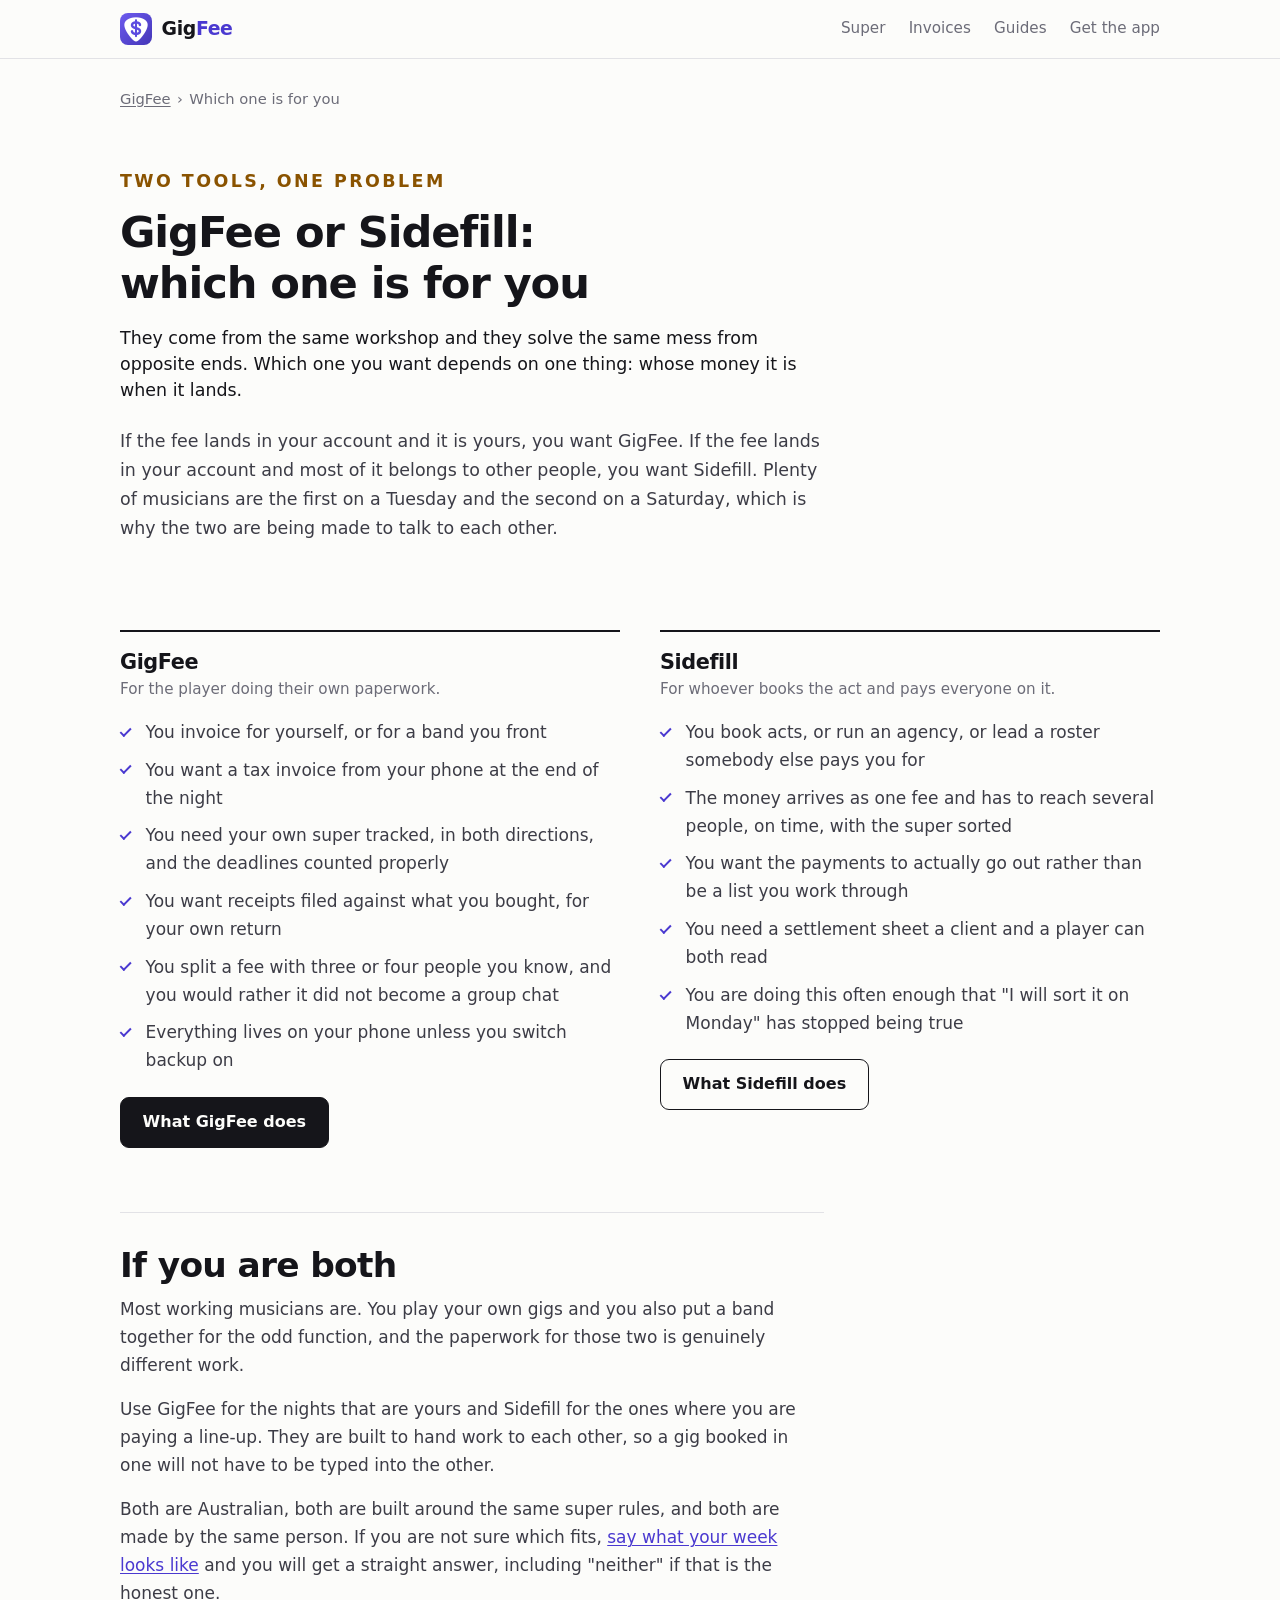
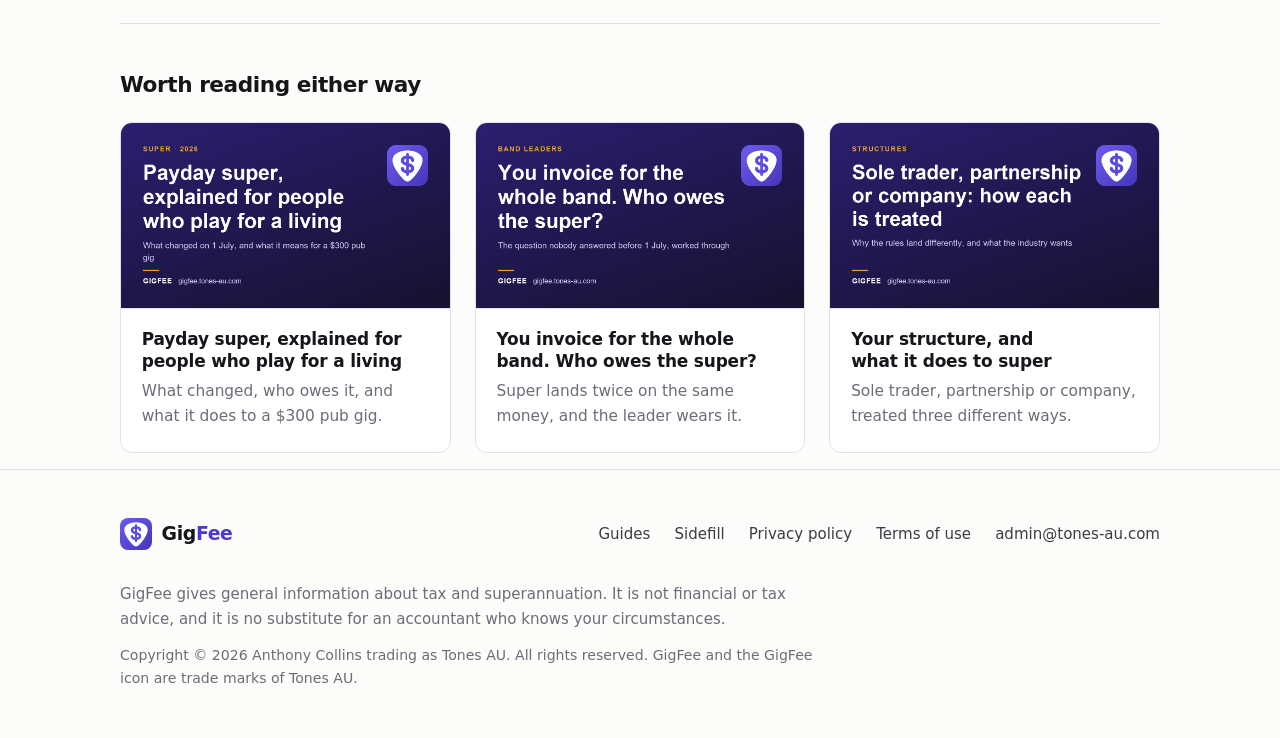
<file: gigfee-or-sidefill/index.html>
<!DOCTYPE html>
<html lang="en-AU">
<head>
<meta charset="utf-8">
<meta name="viewport" content="width=device-width, initial-scale=1">
<title>GigFee or Sidefill: which one is for you</title>
<meta name="description" content="GigFee is for the musician doing their own paperwork. Sidefill is for whoever books the act and pays everyone on it. What each does, and which one your situation calls for.">
<link rel="icon" href="/favicon.ico" sizes="48x48">
<link rel="icon" href="/assets/favicon-96.png" type="image/png" sizes="96x96">
<link rel="icon" href="/assets/favicon-192.png" type="image/png" sizes="192x192">
<link rel="apple-touch-icon" href="/assets/favicon-192.png">
<meta name="theme-color" content="#fcfcfa" media="(prefers-color-scheme: light)">
<meta name="theme-color" content="#111117" media="(prefers-color-scheme: dark)">
<link rel="canonical" href="https://gigfee.tones-au.com/gigfee-or-sidefill/">
<meta property="og:title" content="GigFee or Sidefill: which one is for you">
<meta property="og:description" content="GigFee is for the musician doing their own paperwork. Sidefill is for whoever books the act and pays everyone on it.">
<meta property="og:url" content="https://gigfee.tones-au.com/gigfee-or-sidefill/">
<meta property="og:type" content="article">
<meta property="og:site_name" content="GigFee">
<meta property="og:locale" content="en_AU">
<link rel="preconnect" href="https://fonts.googleapis.com">
<link rel="preconnect" href="https://fonts.gstatic.com" crossorigin>
<link href="https://fonts.googleapis.com/css2?family=Google+Sans:wght@400;500;600;700&family=IBM+Plex+Sans+Condensed:wght@500;600&display=swap" rel="stylesheet">
<link rel="stylesheet" href="/assets/site.css">
<script type="application/ld+json">
{
  "@context": "https://schema.org",
  "@type": "WebPage",
  "@id": "https://gigfee.tones-au.com/gigfee-or-sidefill/#webpage",
  "url": "https://gigfee.tones-au.com/gigfee-or-sidefill/",
  "name": "GigFee or Sidefill: which one is for you",
  "description": "GigFee is for the musician doing their own paperwork. Sidefill is for whoever books the act and pays everyone on it.",
  "isPartOf": { "@id": "https://gigfee.tones-au.com/#website" },
  "publisher": { "@id": "https://gigfee.tones-au.com/#organisation" },
  "inLanguage": "en-AU"
}
</script>
<style>
  /* Two columns of plain prose under one rule each. No cards: the comparison
     is the content, and boxing each side would imply a scorecard this page
     deliberately is not. */
  .compare {
    display: grid; grid-template-columns: repeat(auto-fit, minmax(17rem, 1fr));
    gap: 2.5rem; margin: 2.5rem 0 0;
  }
  .compare > section { border-top: 2px solid var(--line-strong); padding-top: 1.1rem; }
  .compare h2 { font-size: 1.3rem; margin-bottom: 0.15rem; }
  .compare .who {
    font-size: 0.95rem; color: var(--muted); margin: 0 0 1rem;
  }
  .compare ul { list-style: none; padding: 0; margin: 0; }
  .compare li { position: relative; padding-left: 1.6rem; margin-bottom: 0.6rem; }
  .compare li::before {
    content: ""; position: absolute; left: 0; top: 0.58em;
    width: 0.7rem; height: 0.36rem;
    border-left: 2px solid var(--violet); border-bottom: 2px solid var(--violet);
    transform: rotate(-45deg);
  }
  .compare .go { margin-top: 1.4rem; }
  .both {
    border-top: 1px solid var(--line); margin-top: 3rem; padding-top: 2rem;
    max-width: var(--measure);
  }
</style>
</head>
<body>

<header class="masthead">
  <div class="shell">
    <a class="brand" href="/">
      <img src="/assets/gigfee-icon.png" alt="">
      <span>Gig<b>Fee</b></span>
    </a>
    <nav>
      <a href="/#super">Super</a>
      <a href="/#invoices">Invoices</a>
      <a href="/guides/">Guides</a>
      <a href="/#get">Get the app</a>
    </nav>
  </div>
</header>

<main class="shell">
  <p class="crumbs"><a href="/">GigFee</a><span>›</span>Which one is for you</p>

  <div class="article" style="padding-bottom: 2rem">
    <p class="kicker">Two tools, one problem</p>
    <h1>GigFee or Sidefill: which one is for you</h1>
    <p class="dek">
      They come from the same workshop and they solve the same mess from
      opposite ends. Which one you want depends on one thing: whose money it
      is when it lands.
    </p>
    <p>
      If the fee lands in your account and it is yours, you want GigFee. If
      the fee lands in your account and most of it belongs to other people,
      you want Sidefill. Plenty of musicians are the first on a Tuesday and
      the second on a Saturday, which is why the two are being made to talk
      to each other.
    </p>
  </div>

  <div class="compare">
    <section>
      <h2>GigFee</h2>
      <p class="who">For the player doing their own paperwork.</p>
      <ul>
        <li>You invoice for yourself, or for a band you front</li>
        <li>You want a tax invoice from your phone at the end of the night</li>
        <li>You need your own super tracked, in both directions, and the
          deadlines counted properly</li>
        <li>You want receipts filed against what you bought, for your own
          return</li>
        <li>You split a fee with three or four people you know, and you would
          rather it did not become a group chat</li>
        <li>Everything lives on your phone unless you switch backup on</li>
      </ul>
      <p class="go">
        <a class="btn btn-solid" href="/">What GigFee does</a>
      </p>
    </section>

    <section>
      <h2>Sidefill</h2>
      <p class="who">For whoever books the act and pays everyone on it.</p>
      <ul>
        <li>You book acts, or run an agency, or lead a roster somebody else
          pays you for</li>
        <li>The money arrives as one fee and has to reach several people, on
          time, with the super sorted</li>
        <li>You want the payments to actually go out rather than be a list you
          work through</li>
        <li>You need a settlement sheet a client and a player can both read</li>
        <li>You are doing this often enough that "I will sort it on Monday" has
          stopped being true</li>
      </ul>
      <p class="go">
        <a class="btn btn-outline" href="https://sidefill.com.au/">What Sidefill does</a>
      </p>
    </section>
  </div>

  <div class="both">
    <h2>If you are both</h2>
    <p>
      Most working musicians are. You play your own gigs and you also put a
      band together for the odd function, and the paperwork for those two is
      genuinely different work.
    </p>
    <p>
      Use GigFee for the nights that are yours and Sidefill for the ones where
      you are paying a line-up. They are built to hand work to each other, so
      a gig booked in one will not have to be typed into the other.
    </p>
    <p>
      Both are Australian, both are built around the same super rules, and
      both are made by the same person. If you are not sure which fits,
      <a href="mailto:admin@tones-au.com">say what your week looks like</a>
      and you will get a straight answer, including "neither" if that is the
      honest one.
    </p>
  </div>

  <div class="more-guides">
    <h2>Worth reading either way</h2>
    <ul class="guide-grid">
      <li class="guide-card">
        <img src="/assets/cards/payday-super-for-musicians-16x9.png" width="1200" height="675"
             alt="Payday super, explained for people who play for a living.">
        <div class="body">
          <h3><a href="/guides/payday-super-for-musicians/">Payday super, explained for people who play for a living</a></h3>
          <p>What changed, who owes it, and what it does to a $300 pub gig.</p>
        </div>
      </li>
      <li class="guide-card">
        <img src="/assets/cards/band-leader-super-and-splits-16x9.png" width="1200" height="675"
             alt="You invoice for the whole band. Who owes the super?">
        <div class="body">
          <h3><a href="/guides/band-leader-super-and-splits/">You invoice for the whole band. Who owes the super?</a></h3>
          <p>Super lands twice on the same money, and the leader wears it.</p>
        </div>
      </li>
      <li class="guide-card">
        <img src="/assets/cards/your-structure-and-super-16x9.png" width="1200" height="675"
             alt="Sole trader, partnership or company, and what each means for super.">
        <div class="body">
          <h3><a href="/guides/your-structure-and-super/">Your structure, and what it does to super</a></h3>
          <p>Sole trader, partnership or company, treated three different ways.</p>
        </div>
      </li>
    </ul>
  </div>
</main>

<footer>
  <div class="shell">
    <div class="foot-top">
      <a class="brand" href="/">
        <img src="/assets/gigfee-icon.png" alt="">
        <span>Gig<b>Fee</b></span>
      </a>
      <div class="foot-links">
        <a href="/guides/">Guides</a>
        <a href="https://sidefill.com.au/">Sidefill</a>
        <a href="/privacy-policy.html">Privacy policy</a>
        <a href="/terms.html">Terms of use</a>
        <a href="mailto:admin@tones-au.com">admin@tones-au.com</a>
      </div>
    </div>
    <p class="disclaimer">
      GigFee gives general information about tax and superannuation. It is not
      financial or tax advice, and it is no substitute for an accountant who
      knows your circumstances.
    </p>
    <p class="disclaimer copyright">
      Copyright &copy; 2026 Anthony Collins trading as Tones AU. All rights
      reserved. GigFee and the GigFee icon are trade marks of Tones AU.
    </p>
  </div>
</footer>

</body>
</html>
</file>
<file: assets/site.css>
/* GigFee site shell: tokens, typography, masthead and footer.
   Shared by index.html, privacy-policy.html, terms.html and the guides, so
   the pages cannot drift apart. Page-specific layout stays in each page.

   The palette is paper and ink. It used to open on a saturated violet
   gradient, which is the house style of every generated landing page on the
   internet and made a tax tool look like a toy. Violet is still the brand,
   but it is now an accent on the mark, the links and the ticks, spent where
   it means something instead of poured over the fold. The only dark object
   above the fold is the phone itself, and the one dark band is at the end. */

:root {
  color-scheme: light dark;

  /* Ink and paper. The cast is faintly cool, matching the app's own #14141b,
     which is what keeps this off the warm-cream look. */
  --page: #fcfcfa;
  --surface: #ffffff;
  --panel: #f5f5f2;
  --ink: #15151a;
  --body: #3c3c46;
  --muted: #6c6c78;
  --line: #e2e2e6;
  --line-strong: #15151a;
  --code: #f0f0ee;

  /* The brand accent, deepened from the app's #5b4be0 so it clears 4.5:1 as
     link text on paper. The lighter one is for fills and marks only. */
  --violet: #4a39d0;
  --violet-light: #5b4be0;
  --violet-wash: #f1effc;

  /* Attention. The text weight is darkened for contrast; the bright one is a
     fill, never a word. */
  --amber: #8a5300;
  --amber-fill: #f0a02c;

  /* The single dark tone: the phone bezel and the closing band. */
  --slate: #17171f;
  --slate-ink: #ffffff;
  --slate-body: #b9b9c6;
  --slate-line: #2e2e3c;

  /* Kept because other pages reference them. The hero no longer uses a
     gradient, so these now describe the closing band. */
  --hero-from: #17171f;
  --hero-to: #17171f;
  --hero-ink: #ffffff;
  --hero-body: #b9b9c6;

  --shadow: rgba(20, 20, 27, 0.1);

  --radius: 12px;
  --shell: 68rem;
  --measure: 44rem;

  /* Everything made of words. */
  --f-ui: "Google Sans", system-ui, -apple-system, "Segoe UI", Roboto, sans-serif;
  /* Figures only, so a reader can find the money without reading the page.
     Loaded on the pages that use it; the fallback is a real condensed face,
     so a page that has not loaded it still lines its columns up. */
  --f-fig: "IBM Plex Sans Condensed", "Arial Narrow", "Roboto Condensed", sans-serif;
}

@media (prefers-color-scheme: dark) {
  :root {
    --page: #111117;
    --surface: #16161d;
    --panel: #1a1a23;
    --ink: #f2f2f7;
    --body: #c6c6d2;
    --muted: #9696a6;
    --line: #2c2c38;
    --line-strong: #f2f2f7;
    --code: #24242d;

    --violet: #a99cff;
    --violet-light: #a99cff;
    --violet-wash: #1d1b33;

    --amber: #f0b45c;
    --amber-fill: #f0a02c;

    --slate: #0b0b10;
    --slate-line: #26262f;

    --shadow: rgba(0, 0, 0, 0.5);
  }
}

*, *::before, *::after { box-sizing: border-box; }

html { scroll-behavior: smooth; }

body {
  margin: 0;
  font-family: var(--f-ui);
  font-size: 1.0625rem;
  line-height: 1.65;
  color: var(--body);
  background: var(--page);
  -webkit-font-smoothing: antialiased;
}

/* `text-wrap: balance` evens out the lines of a heading so the last one is
   not left holding a single word. Ignored by browsers that do not have it,
   which just wrap as before. */
h1, h2, h3 { color: var(--ink); line-height: 1.18; margin: 0 0 0.6rem; text-wrap: balance; }
h1 { font-size: clamp(2.15rem, 5vw, 3.35rem); font-weight: 700; letter-spacing: -0.025em; }
h2 { font-size: clamp(1.55rem, 3.2vw, 2.15rem); font-weight: 600; letter-spacing: -0.02em; }
h3 { font-size: 1.18rem; font-weight: 600; letter-spacing: -0.01em; }
p { margin: 0 0 1rem; }
a { color: var(--violet); text-decoration-thickness: 1px; text-underline-offset: 2px; }
img { max-width: 100%; height: auto; display: block; }
ul { padding-left: 1.25rem; }

/* Any figure, anywhere. Condensed and tabular: columns of money line up, and
   the numbers are findable without reading the sentence around them. */
.fig {
  font-family: var(--f-fig);
  font-variant-numeric: tabular-nums;
  font-feature-settings: "tnum";
  letter-spacing: 0.01em;
}

/* The label above a heading. Says what kind of thing follows. */
.kicker {
  font-size: 0.76rem; font-weight: 700; letter-spacing: 0.14em;
  text-transform: uppercase; color: var(--muted); margin: 0 0 0.7rem;
}

.shell { max-width: var(--shell); margin: 0 auto; padding: 0 1.5rem; }

/* Masthead */
.masthead {
  position: sticky; top: 0; z-index: 10;
  background: var(--page);
  border-bottom: 1px solid var(--line);
}
.masthead .shell {
  display: flex; align-items: center; justify-content: space-between;
  gap: 1rem; padding-top: 0.8rem; padding-bottom: 0.8rem;
}
.brand { display: flex; align-items: center; gap: 0.6rem; text-decoration: none; }
.brand img { width: 32px; height: 32px; border-radius: 8px; }
.brand span { font-weight: 700; font-size: 1.18rem; color: var(--ink); letter-spacing: -0.02em; }
.brand span b { color: var(--violet); font-weight: 700; }
.masthead nav { display: flex; gap: 1.45rem; font-size: 0.95rem; font-weight: 500; }
.masthead nav a { color: var(--muted); text-decoration: none; }
.masthead nav a:hover { color: var(--ink); }
@media (max-width: 46rem) { .masthead nav { display: none; } }

/* Buttons */
.btn {
  display: inline-flex; align-items: center; justify-content: center;
  padding: 0.7rem 1.35rem; border-radius: 9px;
  font-weight: 600; font-size: 1rem; text-decoration: none;
  border: 1px solid transparent;
}
.btn-solid { background: var(--ink); color: var(--page); border-color: var(--ink); }
.btn-solid:hover { background: var(--violet); border-color: var(--violet); color: #fff; }
.btn-outline { border-color: var(--line-strong); color: var(--ink); }
.btn-outline:hover { background: var(--ink); color: var(--page); }

/* The Google Play badge.
   Google's brand guidelines require the supplied asset unmodified, with
   clear space around it and a minimum height, so it is sized rather than
   restyled: no border, no filter, no recolour.

   The asset carries 41px of mandatory clear space on every side, baked into
   the PNG: the visible badge is 564x168 inside 646x250. Sized naively it
   draws a small badge floating in invisible margin, which is why it never
   lined up with anything beside it. The height below is the image height
   that yields --badge-h of actual badge, and the negative margin hands the
   baked-in clear space back to the layout, so a flex gap is the real gap. */
.play-badge { display: inline-block; line-height: 0; border-radius: 8px; --badge-h: 54px; }
.play-badge img {
  height: calc(var(--badge-h) * 1.4881);  /* 250/168: asset over visible */
  width: auto;
  /* The global img rule caps every image at the width of its container, and
     an inline-block that is sized by the image it contains resolves that to
     less than the image needs: the badge came out narrower than it is tall,
     which is exactly the distortion Google forbids. */
  max-width: none;
  margin: calc(var(--badge-h) * -0.2440); /* the baked 41px, scaled */
}
.play-badge:focus-visible { outline: 2px solid var(--violet); outline-offset: 3px; }

/* Long-form document pages */
.doc { max-width: 46rem; padding-top: 3rem; padding-bottom: 4rem; }
.doc h1 { font-size: clamp(1.8rem, 4vw, 2.4rem); }
.doc h2 { font-size: 1.25rem; margin-top: 2.5rem; }
.doc .updated { color: var(--muted); margin-top: 0; font-size: 0.95rem; }
.doc .lede {
  border-left: 3px solid var(--violet);
  background: var(--panel);
  border-radius: 0 var(--radius) var(--radius) 0;
  padding: 1rem 1.25rem;
  margin: 1.75rem 0;
}
.doc .lede strong { color: var(--ink); }
.doc code {
  background: var(--code); padding: 0.1rem 0.35rem;
  border-radius: 4px; font-size: 0.92em;
}

/* Footer */
footer { border-top: 1px solid var(--line); padding: 3rem 0; font-size: 0.94rem; color: var(--muted); }
.foot-top { display: flex; flex-wrap: wrap; gap: 2rem; justify-content: space-between; margin-bottom: 2rem; }
.foot-links { display: flex; flex-wrap: wrap; gap: 1.5rem; align-items: center; }
.foot-links a { color: var(--body); text-decoration: none; }
.foot-links a:hover { color: var(--ink); text-decoration: underline; }
.disclaimer { max-width: var(--measure); margin: 0; }
.copyright { margin-top: 0.75rem; font-size: 0.88rem; }

/* ------------------------------------------------------------------ *
 * Guides
 *
 * The long-form pages under /guides/. They reuse the masthead, footer
 * and tokens above; everything here is the reading column and the
 * furniture that only appears inside an article.
 * ------------------------------------------------------------------ */

.article { max-width: var(--measure); padding: 2.5rem 0 4rem; }

/* Inside an article the kicker is the one place amber carries a word. It
   marks the subject of the piece rather than labelling a layout section. */
.article .kicker { color: var(--amber); }

.article h1 { font-size: clamp(1.9rem, 4.4vw, 2.7rem); margin-bottom: 1rem; }
.article h2 {
  font-size: clamp(1.3rem, 2.6vw, 1.6rem); margin-top: 3rem; margin-bottom: 0.8rem;
}
.article h3 { margin-top: 2rem; }
.article > p, .article > ul, .article > ol { font-size: 1.09rem; }

.dek {
  font-size: 1.22rem; line-height: 1.5; color: var(--ink);
  font-weight: 500; margin-bottom: 1.5rem;
}

.byline {
  display: flex; flex-wrap: wrap; gap: 0.5rem 1rem; align-items: center;
  font-size: 0.92rem; color: var(--muted);
  border-top: 1px solid var(--line); border-bottom: 1px solid var(--line);
  padding: 0.85rem 0; margin-bottom: 2.25rem;
}
.byline b { color: var(--body); font-weight: 600; }

.article-figure { margin: 0 0 2.5rem; }
.article-figure img { border-radius: var(--radius); border: 1px solid var(--line); }

/* On this page. Short enough to scan, long enough to be worth having. */
.toc {
  background: var(--panel); border: 1px solid var(--line);
  border-radius: var(--radius); padding: 1.25rem 1.5rem; margin: 2rem 0 2.5rem;
}
.toc p { font-weight: 600; color: var(--ink); margin: 0 0 0.6rem; font-size: 0.95rem; }
.toc ol { margin: 0; padding-left: 1.2rem; color: var(--muted); font-size: 0.98rem; }
.toc li { margin-bottom: 0.3rem; }

/* Pulled-out point. Amber for "read this bit", violet for the plain note. */
.note, .warn {
  border-left: 3px solid var(--violet); background: var(--panel);
  border-radius: 0 var(--radius) var(--radius) 0;
  padding: 1.1rem 1.35rem; margin: 1.9rem 0;
}
.warn { border-left-color: var(--amber-fill); }
.note p:last-child, .warn p:last-child { margin-bottom: 0; }
.note strong, .warn strong { color: var(--ink); }

/* Worked example: the sums, set apart so they can be checked at a glance.
   The one device on this site that is entirely the subject's own material,
   an invoice extract, and the reason a reader believes the rest. */
.sums {
  border: 1px solid var(--line); border-radius: var(--radius);
  padding: 1.35rem 1.5rem; margin: 1.9rem 0; background: var(--surface);
}
.sums h4 {
  margin: 0 0 0.9rem; font-size: 0.78rem; letter-spacing: 0.12em;
  text-transform: uppercase; color: var(--muted); font-weight: 700;
}
.sums dl { margin: 0; }
.sums .row {
  display: flex; justify-content: space-between; gap: 1.5rem;
  padding: 0.44rem 0; border-bottom: 1px solid var(--line);
}
.sums .row:last-child { border-bottom: 0; }
.sums .row.total {
  border-top: 1px solid var(--line-strong); border-bottom: 0;
  margin-top: 0.35rem; padding-top: 0.7rem;
}
.sums .row.total dt, .sums .row.total dd { color: var(--ink); font-weight: 700; }
.sums dt { margin: 0; color: var(--body); }
.sums dd {
  margin: 0; color: var(--ink); font-weight: 600;
  font-family: var(--f-fig); font-variant-numeric: tabular-nums;
  font-feature-settings: "tnum"; white-space: nowrap; font-size: 1.05em;
}
.sums .note-row { margin: 0.85rem 0 0; font-size: 0.93rem; color: var(--muted); }

/* A figure that is not part of the total above it. Set below the settled
   sum, on its own rule, with a label saying where the money actually goes,
   because a super figure tucked under "the client pays" reads as part of
   what the client pays, which is the exact mistake the block exists to
   correct. */
.sums .aside {
  margin-top: 1.1rem; padding-top: 0.9rem;
  border-top: 1px dashed var(--line);
}
.sums .aside .row { border-bottom: 0; padding-bottom: 0; }
.sums .aside .whose {
  display: block; margin-top: 0.15rem;
  font-size: 0.85rem; font-weight: 500; color: var(--muted);
}

.article table {
  width: 100%; border-collapse: collapse; margin: 1.9rem 0; font-size: 0.98rem;
}
.article th, .article td {
  text-align: left; padding: 0.7rem 0.9rem; border-bottom: 1px solid var(--line);
  vertical-align: top;
}
.article th { color: var(--ink); font-weight: 600; background: var(--panel); }
.table-scroll { overflow-x: auto; }

.article blockquote {
  margin: 1.9rem 0; padding: 0 0 0 1.35rem;
  border-left: 3px solid var(--amber-fill); color: var(--ink); font-size: 1.1rem;
}
.article blockquote p:last-child { margin-bottom: 0; }
.article blockquote cite {
  display: block; margin-top: 0.6rem; font-size: 0.92rem;
  color: var(--muted); font-style: normal;
}

.article ul li, .article ol li { margin-bottom: 0.5rem; }

/* Sources. Small, but the whole point of trusting the page. */
.sources { font-size: 0.94rem; color: var(--muted); }
.sources li { margin-bottom: 0.45rem; }

.disclose {
  font-size: 0.94rem; color: var(--muted); background: var(--panel);
  border: 1px solid var(--line); border-radius: var(--radius);
  padding: 1.1rem 1.35rem; margin-top: 3rem;
}
.disclose p:last-child { margin-bottom: 0; }

/* The app, mentioned once, where it is actually relevant. */
.plug {
  border: 1px solid var(--line); border-radius: var(--radius);
  padding: 1.75rem; margin: 3rem 0 0; background: var(--panel);
  display: grid; grid-template-columns: 56px 1fr; gap: 1.25rem; align-items: start;
}
.plug > img { width: 56px; height: 56px; border-radius: 14px; }
.plug h2 { margin-top: 0; font-size: 1.2rem; }
.plug p { margin-bottom: 0.9rem; }
.plug .play-badge { --badge-h: 46px; }
@media (max-width: 34rem) { .plug { grid-template-columns: 1fr; } }

/* Guide cards, on the hub and at the foot of each article. */
.guide-grid {
  display: grid; grid-template-columns: repeat(auto-fit, minmax(17rem, 1fr));
  gap: 1.5rem; margin: 0; padding: 0; list-style: none;
}
.guide-card {
  border: 1px solid var(--line); border-radius: var(--radius);
  overflow: hidden; background: var(--surface); display: flex; flex-direction: column;
}
.guide-card img { border-bottom: 1px solid var(--line); }
.guide-card .body { padding: 1.2rem 1.3rem 1.4rem; }
.guide-card h3 { margin: 0 0 0.45rem; font-size: 1.06rem; line-height: 1.3; }
.guide-card h3 a { color: var(--ink); text-decoration: none; }
.guide-card h3 a:hover { color: var(--violet); text-decoration: underline; }
.guide-card p { margin: 0; color: var(--muted); font-size: 0.96rem; }

.more-guides { border-top: 1px solid var(--line); padding: 3rem 0 1rem; }
.more-guides h2 { font-size: 1.35rem; margin-bottom: 1.5rem; }

.crumbs { font-size: 0.92rem; color: var(--muted); padding-top: 1.75rem; }
.crumbs a { color: var(--muted); }
.crumbs span { padding: 0 0.4rem; }

/* The guides hub: one heading, then the cards. */
.guide-list { padding: 1rem 0 2rem; }
.guide-list h2 { margin-bottom: 1.75rem; }
.article + .guide-list { padding-top: 0; }

@media (prefers-reduced-motion: reduce) {
  html { scroll-behavior: auto; }
  *, *::before, *::after {
    animation-duration: 0.01ms !important;
    transition-duration: 0.01ms !important;
  }
}
</file>
